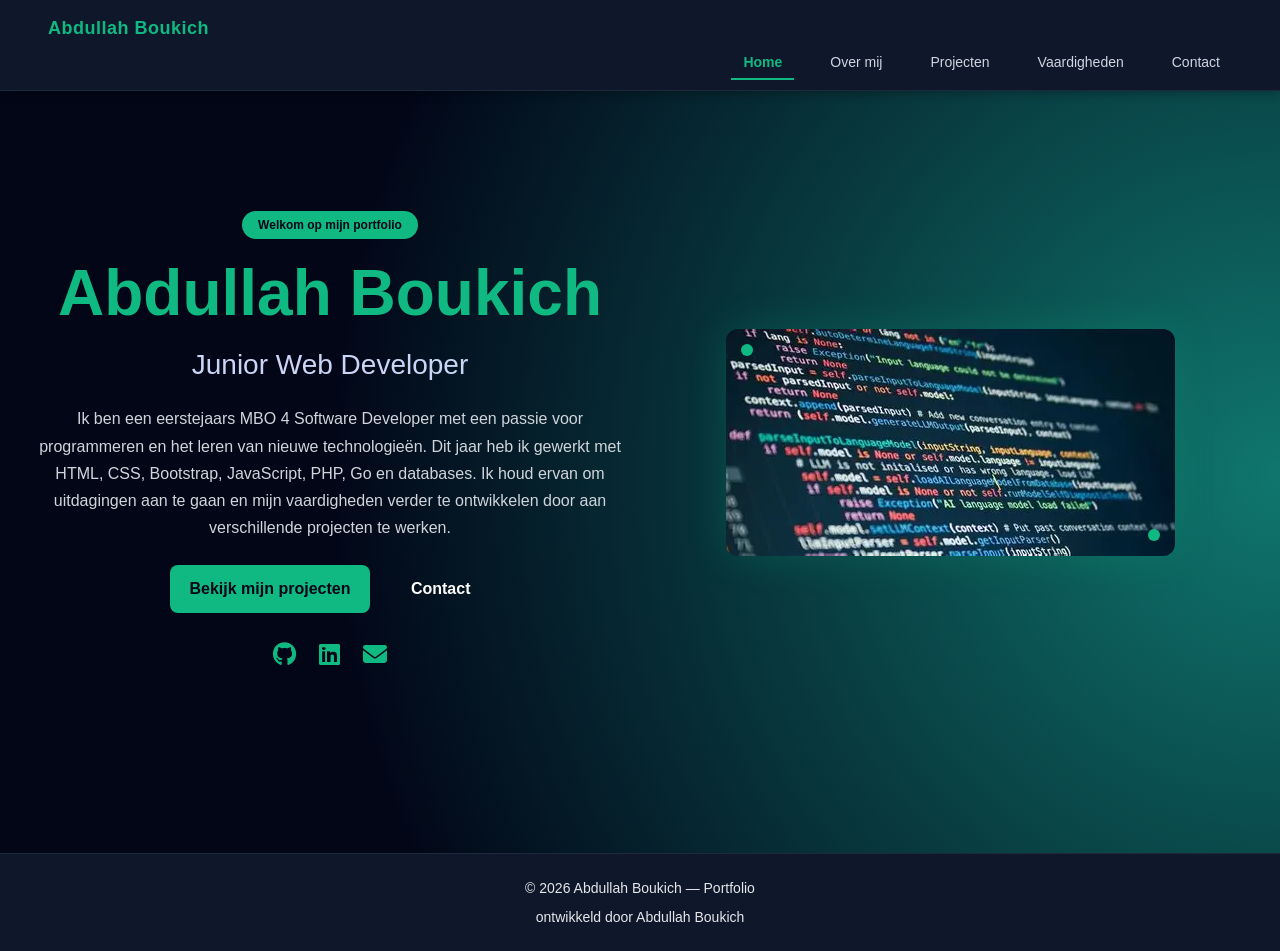
<file: index.html>
<!DOCTYPE html>
<html lang="nl">

<head>
    <meta charset="UTF-8">
    <meta name="viewport" content="width=device-width, initial-scale=1.0">
    <title>Abdullah | Portfolio</title>

    <!-- Bootstrap -->
    <link href="https://cdn.jsdelivr.net/npm/bootstrap@5.3.2/dist/css/bootstrap.min.css" rel="stylesheet">

    <!-- Icons -->
    <link rel="stylesheet" href="https://cdnjs.cloudflare.com/ajax/libs/font-awesome/6.5.0/css/all.min.css">

    <!-- Jouw CSS -->
    <link rel="stylesheet" href="css/style.css">
</head>

<body>

    <!-- NAVBAR -->
    <header class="navbar sticky-top">
        <nav class="navbar-expand-lg w-100">
            <div class="container-fluid px-5">
                <div class="navbar-brand logo">Abdullah Boukich</div>
                <button class="navbar-toggler" type="button" data-bs-toggle="collapse" data-bs-target="#navbarNav">
                    <span class="navbar-toggler-icon"></span>
                </button>
                <div class="collapse navbar-collapse" id="navbarNav">
                    <div class="navbar-nav ms-auto gap-4">
                        <a class="nav-link active" href="index.html">Home</a>
                        <a class="nav-link" href="aboutme.html">Over mij</a>
                        <a class="nav-link" href="projecten.html">Projecten</a>
                        <a class="nav-link" href="skills.html">Vaardigheden</a>
                        <a class="nav-link" href="contact.html">Contact</a>
                    </div>
                </div>
            </div>
        </nav>
    </header>

    <!-- HERO -->
    <section class="hero">
        <div class="container-fluid">
            <div class="row align-items-center">
                <!-- HERO LEFT -->
                <div class="col-lg-6 hero-left">
                    <span class="badge bg-primary mb-3">Welkom op mijn portfolio</span>
                    <h1 class="mb-3">Abdullah Boukich</h1>
                    <h2 class="mb-4">Junior Web Developer</h2>

                    <p class="lead mb-4">
                        Ik ben een eerstejaars MBO 4 Software Developer met een passie voor programmeren en het leren
                        van nieuwe technologieën.
                        Dit jaar heb ik gewerkt met HTML, CSS, Bootstrap, JavaScript, PHP, Go en databases.
                        Ik houd ervan om uitdagingen aan te gaan en mijn vaardigheden verder te ontwikkelen door aan
                        verschillende projecten te werken.
                    </p>

                    <div class="buttons mb-4">
                        <a href="projecten.html" class="btn btn-primary primary me-3">Bekijk mijn projecten</a>
                        <a href="contact.html" class="btn btn-outline-light">Contact</a>
                    </div>

                    <div class="socials">
                        <a href="#" class="me-3"><i class="fab fa-github"></i></a>
                        <a href="#" class="me-3"><i class="fab fa-linkedin"></i></a>
                        <a href="#"><i class="fas fa-envelope"></i></a>
                    </div>
                </div>

                <!-- HERO RIGHT -->
                <div class="col-lg-6 hero-right">
                    <div class="code-card position-relative">
                        <img src="img/home.png" alt="portfolio" class="img-fluid rounded">
                        <span class="tag top position-absolute"></span>
                        <span class="tag bottom position-absolute"></span>
                    </div>
                </div>
            </div>
        </div>
    </section>

    <!-- FOOTER -->
    <footer class="footer">
        <p>© 2026 Abdullah Boukich — Portfolio</p>
        <p class="small">ontwikkeld door Abdullah Boukich</p>
    </footer>

    <script src="https://cdn.jsdelivr.net/npm/bootstrap@5.3.2/dist/js/bootstrap.bundle.min.js"></script>
</body>

</html>
</file>
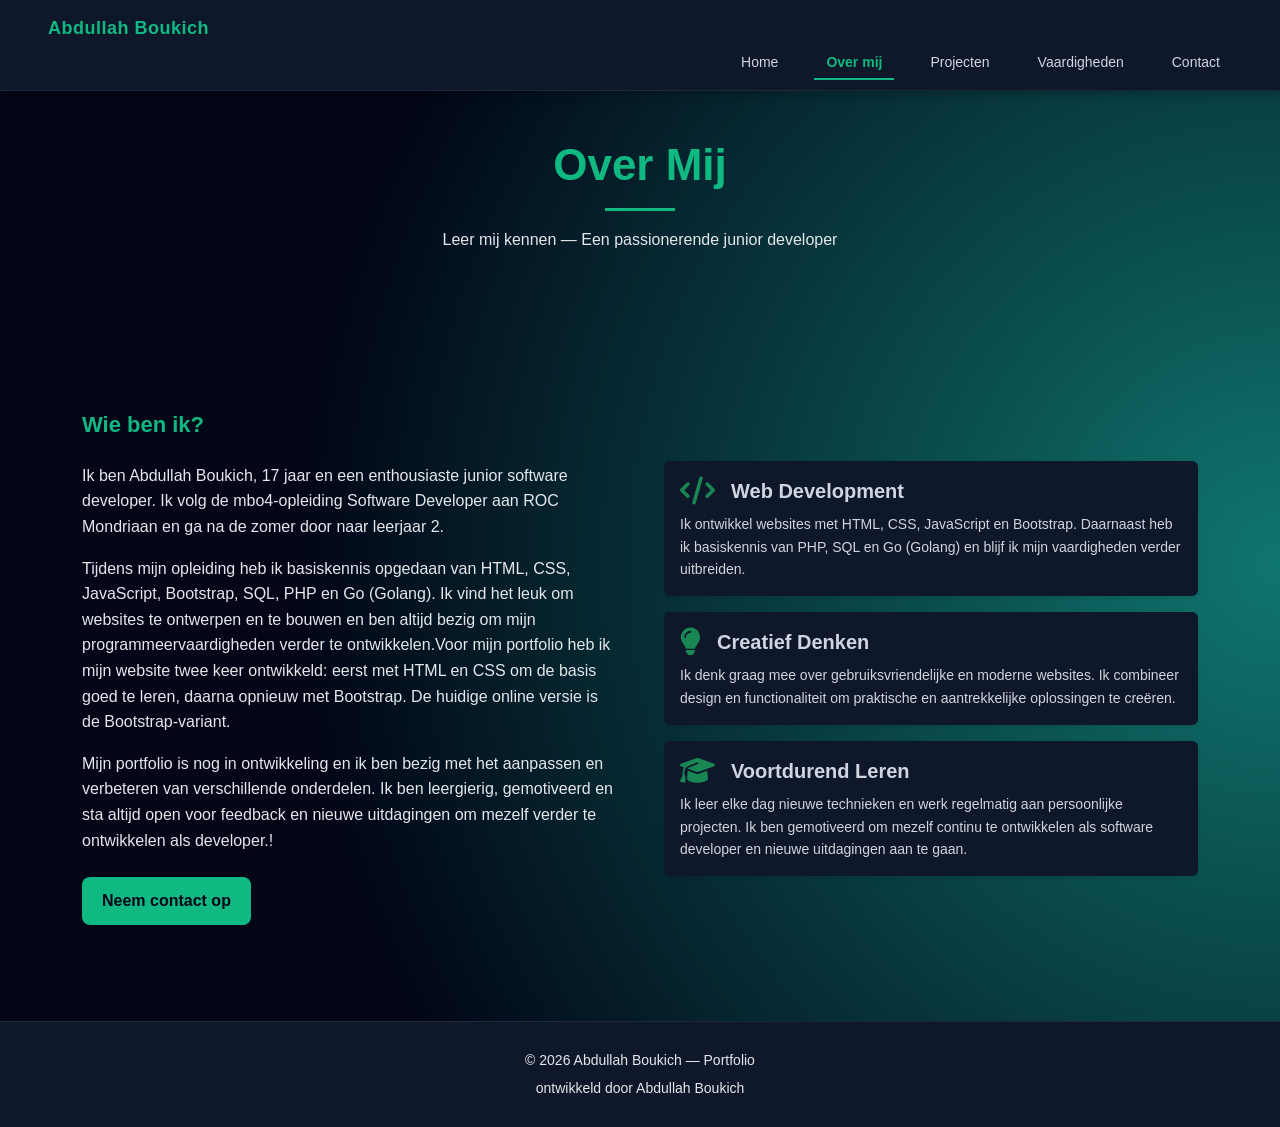
<file: aboutme.html>
<!DOCTYPE html>
<html lang="nl">

<head>
    <meta charset="UTF-8">
    <meta name="viewport" content="width=device-width, initial-scale=1.0">
    <title>Over Mij</title>

    <link href="https://cdn.jsdelivr.net/npm/bootstrap@5.3.2/dist/css/bootstrap.min.css" rel="stylesheet">
    <link rel="stylesheet" href="https://cdnjs.cloudflare.com/ajax/libs/font-awesome/6.5.0/css/all.min.css">
    <link rel="stylesheet" href="css/style.css">
</head>

<body>

    <header class="navbar sticky-top">
        <nav class="navbar-expand-lg w-100">
            <div class="container-fluid px-5">
                <div class="navbar-brand logo">Abdullah Boukich</div>
                <button class="navbar-toggler" type="button" data-bs-toggle="collapse" data-bs-target="#navbarNav">
                    <span class="navbar-toggler-icon"></span>
                </button>
                <div class="collapse navbar-collapse" id="navbarNav">
                    <div class="navbar-nav ms-auto gap-4">
                        <a class="nav-link" href="index.html">Home</a>
                        <a class="nav-link active" href="aboutme.html">Over mij</a>
                        <a class="nav-link" href="projecten.html">Projecten</a>
                        <a class="nav-link" href="skills.html">Vaardigheden</a>
                        <a class="nav-link" href="contact.html">Contact</a>
                    </div>
                </div>
            </div>
        </nav>
    </header>

    <!-- TITLE SECTION -->
    <section class="text-center py-5 mb-5">
        <h1 class="mb-3">Over Mij</h1>
        <span class="underline d-block mx-auto mb-3"></span>
        <p class="text-light lead">Leer mij kennen — Een passionerende junior developer</p>
    </section>

    <section class="about container py-5">
        <div class="row g-5 align-items-center">

            <!-- ABOUT TEXT -->
            <div class="col-lg-6">
                <div class="about-text">
                    <h3 class="mb-4">Wie ben ik?</h3>

                    <p class="mb-3 text-light">
                  Ik ben Abdullah Boukich, 17 jaar en een enthousiaste junior software developer.
                   Ik volg de mbo4-opleiding Software Developer aan ROC Mondriaan en ga na de zomer
                    door naar leerjaar 2.
                    </p>

                    <p class="mb-3 text-light">
                     Tijdens mijn opleiding heb ik basiskennis opgedaan van HTML, CSS, JavaScript, Bootstrap, SQL, PHP en Go (Golang).
                      Ik vind het leuk om websites te ontwerpen en te bouwen en ben altijd bezig om mijn programmeervaardigheden verder
                       te ontwikkelen.Voor mijn portfolio heb ik mijn website twee keer ontwikkeld: eerst met HTML en CSS om de basis goed
                        te leren, daarna opnieuw met Bootstrap. De huidige online versie is de Bootstrap-variant.
                    </p>

                    <p class="mb-4 text-light">
                       Mijn portfolio is nog in ontwikkeling en ik ben bezig met het aanpassen en verbeteren van verschillende onderdelen.
                        Ik ben leergierig, gemotiveerd en sta altijd open voor feedback en nieuwe uitdagingen om mezelf verder 
                        te ontwikkelen als developer.!
                    </p>

                    <a href="contact.html" class="btn btn-primary primary">Neem contact op</a>
                </div>
            </div>

            <!-- SKILLS CARDS -->
            <div class="col-lg-6">
                <div class="d-flex flex-column gap-3">

                    <div class="card h-100 border-0 shadow-sm">
                        <div class="card-body">
                            <div class="d-flex align-items-center gap-3 mb-2">
                                <i class="fas fa-code text-success" style="font-size:28px;"></i>
                                <h5 class="card-title mb-0">Web Development</h5>
                            </div>
                            <p class="card-text mt-2">
                             Ik ontwikkel websites met HTML, CSS, JavaScript en Bootstrap.
                              Daarnaast heb ik basiskennis van PHP, SQL en Go (Golang) en
                               blijf ik mijn vaardigheden verder uitbreiden.
                            </p>
                        </div>
                    </div>

                    <div class="card h-100 border-0 shadow-sm">
                        <div class="card-body">
                            <div class="d-flex align-items-center gap-3 mb-2">
                                <i class="fas fa-lightbulb text-success" style="font-size:28px;"></i>
                                <h5 class="card-title mb-0">Creatief Denken</h5>
                            </div>
                            <p class="card-text mt-2">
                               Ik denk graag mee over gebruiksvriendelijke en moderne websites.
                                Ik combineer design en functionaliteit om praktische en 
                                aantrekkelijke oplossingen te creëren.
                            </p>
                        </div>
                    </div>

                    <div class="card h-100 border-0 shadow-sm">
                        <div class="card-body">
                            <div class="d-flex align-items-center gap-3 mb-2">
                                <i class="fas fa-graduation-cap text-success" style="font-size:28px;"></i>
                                <h5 class="card-title mb-0">Voortdurend Leren</h5>
                            </div>
                            <p class="card-text mt-2">
                              Ik leer elke dag nieuwe technieken en werk regelmatig aan persoonlijke projecten. 
                              Ik ben gemotiveerd om mezelf continu te ontwikkelen als software developer en 
                              nieuwe uitdagingen aan te gaan.
                            </p>
                        </div>
                    </div>

                </div>
            </div>

        </div>
    </section>

    <footer class="footer text-center py-4 mt-5">
        <p>© 2026 Abdullah Boukich — Portfolio</p>
        <p class="small">ontwikkeld door Abdullah Boukich</p>
    </footer>


    <script src="https://cdn.jsdelivr.net/npm/bootstrap@5.3.2/dist/js/bootstrap.bundle.min.js"></script>
</body>

</html>
</file>
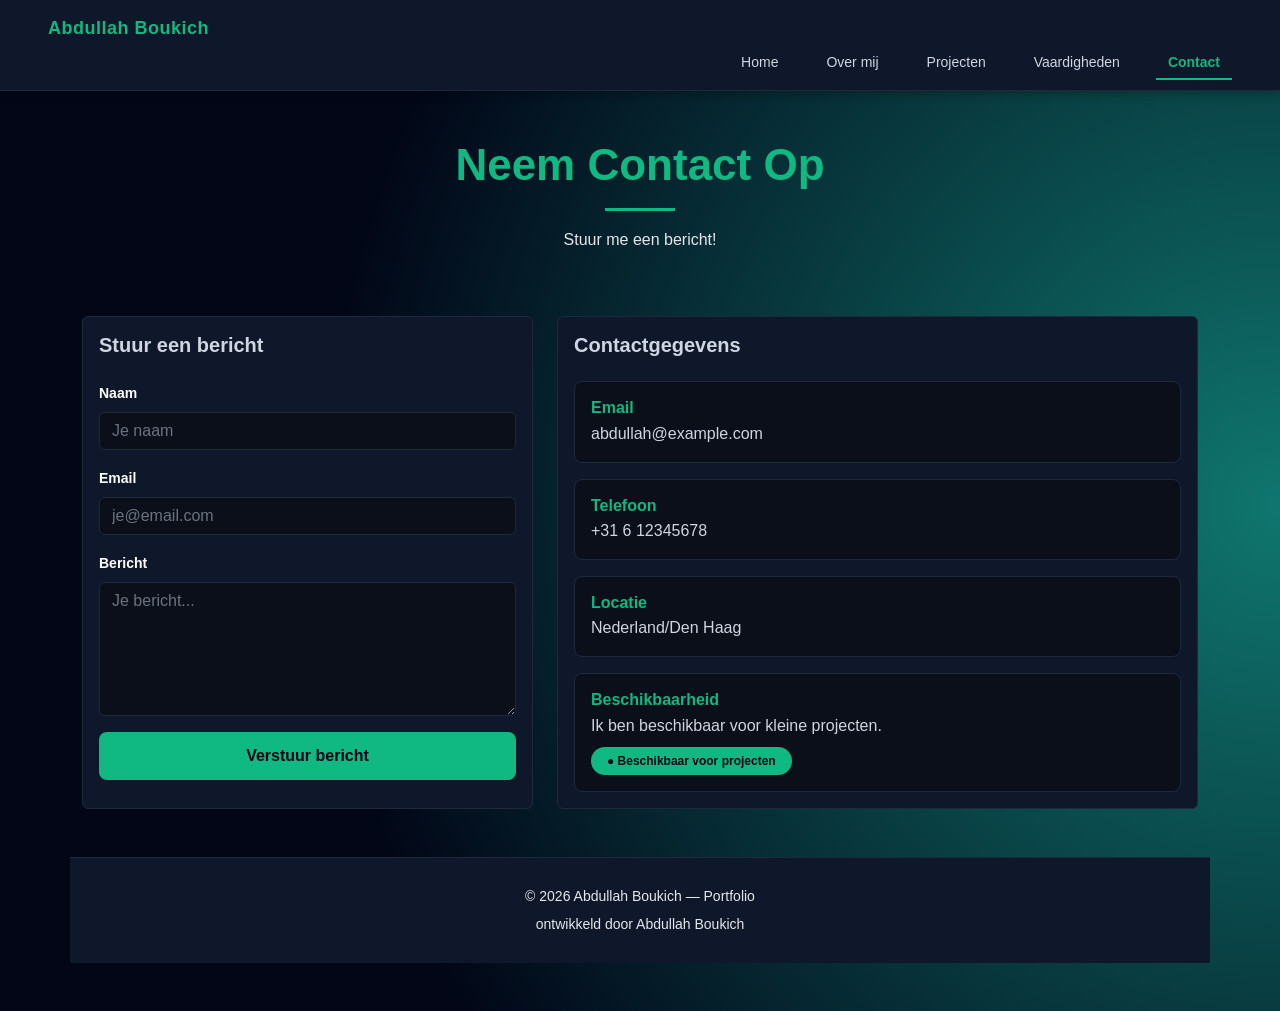
<file: contact.html>
<!DOCTYPE html>
<html lang="nl">

<head>
    <meta charset="UTF-8">
    <meta name="viewport" content="width=device-width, initial-scale=1.0">
    <title>Contact</title>

    <link href="https://cdn.jsdelivr.net/npm/bootstrap@5.3.2/dist/css/bootstrap.min.css" rel="stylesheet">
    <link rel="stylesheet" href="https://cdnjs.cloudflare.com/ajax/libs/font-awesome/6.5.0/css/all.min.css">
    <link rel="stylesheet" href="css/style.css">
</head>

<body>
    <header class="navbar sticky-top">
        <nav class="navbar-expand-lg w-100">
            <div class="container-fluid px-5">
                <div class="navbar-brand logo">Abdullah Boukich</div>
                <button class="navbar-toggler" type="button" data-bs-toggle="collapse" data-bs-target="#navbarNav">
                    <span class="navbar-toggler-icon"></span>
                </button>
                <div class="collapse navbar-collapse" id="navbarNav">
                    <div class="navbar-nav ms-auto gap-4">
                        <a class="nav-link" href="index.html">Home</a>
                        <a class="nav-link" href="aboutme.html">Over mij</a>
                        <a class="nav-link" href="projecten.html">Projecten</a>
                        <a class="nav-link" href="skills.html">Vaardigheden</a>
                        <a class="nav-link active" href="contact.html">Contact</a>
                    </div>
                </div>
            </div>
        </nav>
    </header>

    <section class="text-center py-5">
        <h1>Neem Contact Op</h1>
        <span class="underline d-block mx-auto my-3"></span>
        <p class="text-light lead">Stuur me een bericht!</p>
    </section>

    <div class="container pb-5">

        <div class="row g-4">

            <!-- FORMULIER -->
            <div class="col-lg-5">
                <div class="card h-100">
                    <div class="card-body">
                        <h5 class="card-title mb-4">Stuur een bericht</h5>

                        <label class="form-label">Naam</label>
                        <input type="text" class="form-control mb-3" placeholder="Je naam">

                        <label class="form-label">Email</label>
                        <input type="email" class="form-control mb-3" placeholder="je@email.com">

                        <label class="form-label">Bericht</label>
                        <textarea class="form-control mb-3" rows="5" placeholder="Je bericht..."></textarea>

                        <button class="btn btn-primary primary w-100">Verstuur bericht</button>
                    </div>
                </div>
            </div>
            <!-- CONTACTGEGEVENS -->
            <div class="col-lg-7">
                <div class="card h-100">
                    <div class="card-body">
                        <h5 class="card-title mb-4">Contactgegevens</h5>

                        <div class="contact-box p-3 mb-3 rounded-3">
                            <h6 class="fw-bold mb-1">Email</h6>
                            <span>abdullah@example.com</span>
                        </div>

                        <div class="contact-box p-3 mb-3 rounded-3">
                            <h6 class="fw-bold mb-1">Telefoon</h6>
                            <span>+31 6 12345678</span>
                        </div>

                        <div class="contact-box p-3 mb-3 rounded-3">
                            <h6 class="fw-bold mb-1">Locatie</h6>
                            <span>Nederland/Den Haag</span>
                        </div>

                        <div class="contact-box p-3 rounded-3">
                            <h6 class="fw-bold mb-1">Beschikbaarheid</h6>

                            <p class="mb-2">
                                Ik ben beschikbaar voor kleine projecten.
                            </p>

                            <span class="badge bg-success">
                                ● Beschikbaar voor projecten
                            </span>
                        </div>

                    </div>
                </div>
            </div>
            <footer class="footer text-center py-4 mt-5">
                <p>© 2026 Abdullah Boukich — Portfolio</p>
                <p class="small">ontwikkeld door Abdullah Boukich</p>
            </footer>

            <script src="https://cdn.jsdelivr.net/npm/bootstrap@5.3.2/dist/js/bootstrap.bundle.min.js"></script>
</body>

</html>
</file>
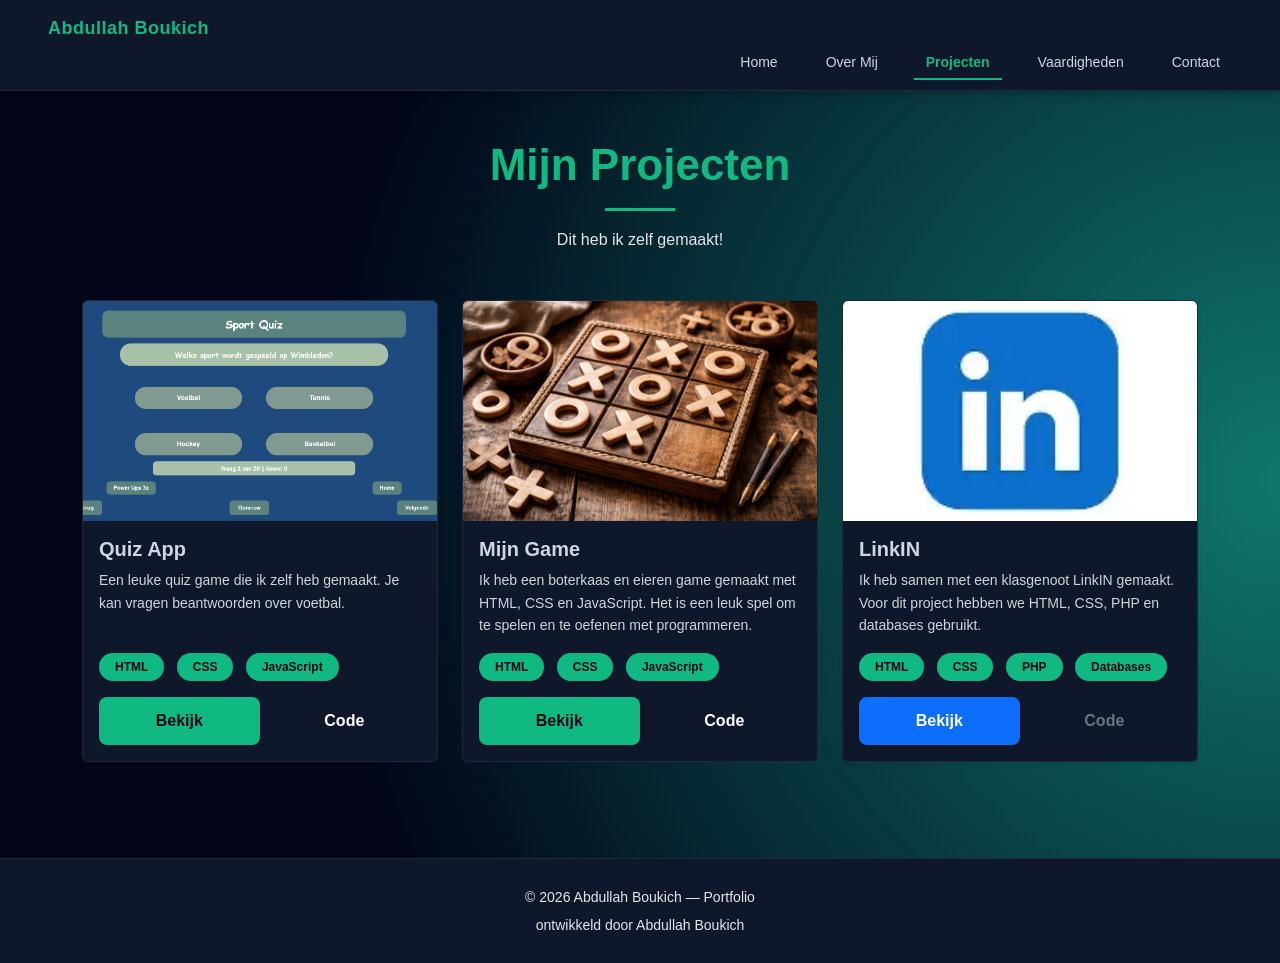
<file: projecten.html>
<!DOCTYPE html>
<html lang="nl">

<head>
    <meta charset="UTF-8">
    <meta name="viewport" content="width=device-width, initial-scale=1.0">
    <title>Mijn Projecten</title>

    <link href="https://cdn.jsdelivr.net/npm/bootstrap@5.3.2/dist/css/bootstrap.min.css" rel="stylesheet">
    <link rel="stylesheet" href="https://cdnjs.cloudflare.com/ajax/libs/font-awesome/6.5.0/css/all.min.css">
    <link rel="stylesheet" href="css/style.css">
</head>

<body>

    <!-- NAVBAR -->
    <header class="navbar sticky-top">
        <nav class="navbar-expand-lg w-100">
            <div class="container-fluid px-5">
                <div class="navbar-brand logo">Abdullah Boukich</div>
                <button class="navbar-toggler" type="button" data-bs-toggle="collapse" data-bs-target="#navbarNav">
                    <span class="navbar-toggler-icon"></span>
                </button>
                <div class="collapse navbar-collapse" id="navbarNav">
                    <div class="navbar-nav ms-auto gap-4">
                        <a class="nav-link" href="index.html">Home</a>
                        <a class="nav-link" href="aboutme.html">Over Mij</a>
                        <a class="nav-link active" href="projecten.html">Projecten</a>
                        <a class="nav-link" href="skills.html">Vaardigheden</a>
                        <a class="nav-link" href="contact.html">Contact</a>
                    </div>
                </div>
            </div>
        </nav>
    </header>

    <!-- PROJECTEN -->
    <section class="projects container py-5">
        <div class="text-center mb-5">
            <h1 class="mb-3">Mijn Projecten</h1>
            <span class="underline d-block mx-auto mb-3"></span>
            <p class="text-light lead">Dit heb ik zelf gemaakt!</p>
        </div>

        <div class="row g-4">

            <!-- PROJECT 1 -->
            <div class="col-md-6 col-lg-4">
                <div class="card h-100">
                    <img src="img/quiz.png" class="card-img-top" alt="Quiz App">
                    <div class="card-body d-flex flex-column">
                        <h5 class="card-title">Quiz App</h5>
                        <p class="card-text flex-grow-1">
                            Een leuke quiz game die ik zelf heb gemaakt.
                            Je kan vragen beantwoorden over voetbal.

                        </p>

                        <div class="tags mb-3">
                            <span class="badge bg-secondary me-2">HTML</span>
                            <span class="badge bg-secondary me-2">CSS</span>
                            <span class="badge bg-secondary">JavaScript</span>
                        </div>

                        <div class="d-flex gap-2">
                            <a href="#" class="btn btn-primary primary flex-grow-1">Bekijk</a>
                            <a href="#" class="btn btn-outline-light flex-grow-1">Code</a>
                        </div>
                    </div>
                </div>
            </div>

            <!-- PROJECT 2 -->
            <div class="col-md-6 col-lg-4">
                <div class="card h-100">
                    <img src="img/bk&e.png" class="card-img-top" alt="Mijn Game">
                    <div class="card-body d-flex flex-column">
                        <h5 class="card-title">Mijn Game</h5>
                        <p class="card-text flex-grow-1">
                            Ik heb een boterkaas en eieren game gemaakt
                            met HTML, CSS en JavaScript. Het is een leuk spel om te spelen
                            en te oefenen met programmeren.
                        </p>

                        <div class="tags mb-3">
                            <span class="badge bg-secondary me-2">HTML</span>
                            <span class="badge bg-secondary me-2">CSS</span>
                            <span class="badge bg-secondary">JavaScript</span>
                        </div>

                        <div class="d-flex gap-2">
                            <a href="#" class="btn btn-primary primary flex-grow-1">Bekijk</a>
                            <a href="#" class="btn btn-outline-light flex-grow-1">Code</a>
                        </div>
                    </div>
                </div>
            </div>

            <!-- PROJECT 3 -->
            <div class="col-md-6 col-lg-4">
                <div class="card h-100 shadow-sm">
                    <img src="img/Linkin.webp" class="card-img-top" alt="LinkIN">

                    <div class="card-body d-flex flex-column">
                        <h5 class="card-title">LinkIN</h5>

                        <p class="card-text flex-grow-1">
                            Ik heb samen met een klasgenoot LinkIN gemaakt. Voor dit project
                            hebben we HTML, CSS, PHP en databases gebruikt.
                        </p>

                        <div class="tags mb-3">
                            <span class="badge bg-secondary me-2">HTML</span>
                            <span class="badge bg-secondary me-2">CSS</span>
                            <span class="badge bg-secondary me-2">PHP</span>
                            <span class="badge bg-secondary">Databases</span>
                        </div>

                        <div class="d-flex gap-2 mt-auto">
                            <a href="#" class="btn btn-primary flex-grow-1">
                                Bekijk
                            </a>

                            <a href="https://github.com/ROCMondriaanTIN/sd25-p03-proj-mon-in-project-p3"
                                class="btn btn-outline-secondary flex-grow-1" target="_blank">
                                Code
                            </a>
                        </div>
                    </div>
                </div>
            </div>

        </div>
    </section>

    <footer class="footer text-center py-4 mt-5">
        <p>© 2026 Abdullah Boukich — Portfolio</p>
        <p class="small">ontwikkeld door Abdullah Boukich</p>
    </footer>

    <script src="https://cdn.jsdelivr.net/npm/bootstrap@5.3.2/dist/js/bootstrap.bundle.min.js"></script>
</body>

</html>
</file>
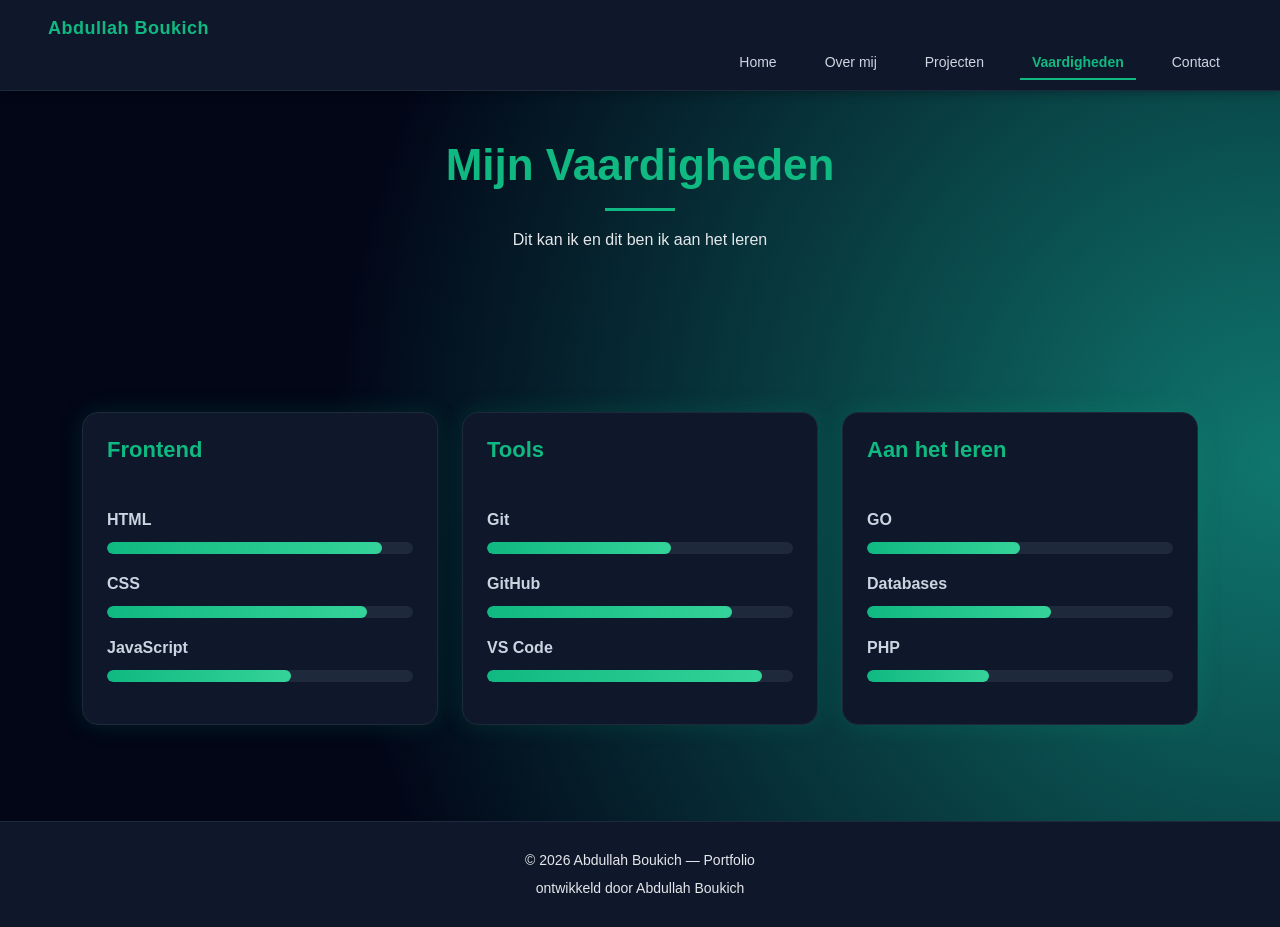
<file: skills.html>
<!DOCTYPE html>
<html lang="nl">

<head>
    <meta charset="UTF-8">
    <meta name="viewport" content="width=device-width, initial-scale=1.0">
    <title>Vaardigheden</title>

    <link href="https://cdn.jsdelivr.net/npm/bootstrap@5.3.2/dist/css/bootstrap.min.css" rel="stylesheet">
    <link rel="stylesheet" href="https://cdnjs.cloudflare.com/ajax/libs/font-awesome/6.5.0/css/all.min.css">
    <link rel="stylesheet" href="css/style.css">
</head>

<body>

    <header class="navbar sticky-top">
        <nav class="navbar-expand-lg w-100">
            <div class="container-fluid px-5">
                <div class="navbar-brand logo">Abdullah Boukich</div>
                <button class="navbar-toggler" type="button" data-bs-toggle="collapse" data-bs-target="#navbarNav">
                    <span class="navbar-toggler-icon"></span>
                </button>
                <div class="collapse navbar-collapse" id="navbarNav">
                    <div class="navbar-nav ms-auto gap-4">
                        <a class="nav-link" href="index.html">Home</a>
                        <a class="nav-link" href="aboutme.html">Over mij</a>
                        <a class="nav-link" href="projecten.html">Projecten</a>
                        <a class="nav-link active" href="skills.html">Vaardigheden</a>
                        <a class="nav-link" href="contact.html">Contact</a>
                    </div>
                </div>
            </div>
        </nav>
    </header>

    <!-- TITLE SECTION -->
    <section class="text-center py-5 mb-5">
        <h1 class="mb-3">Mijn Vaardigheden</h1>
        <span class="underline d-block mx-auto mb-3"></span>
        <p class="text-light lead">Dit kan ik en dit ben ik aan het leren</p>
    </section>

    <section class="skills container py-5">
        <div class="row g-4">

            <!-- FRONTEND -->
            <div class="col-md-6 col-lg-4">
                <div class="skill-card p-4">
                    <h3>Frontend</h3>
                    <br>

                    <span>HTML</span>
                    <div class="bar">
                        <div style="width:90%"></div>
                    </div>

                    <span>CSS</span>
                    <div class="bar">
                        <div style="width:85%"></div>
                    </div>

                    <span>JavaScript</span>
                    <div class="bar">
                        <div style="width:60%"></div>
                    </div>
                </div>
            </div>

            <!-- TOOLS -->
            <div class="col-md-6 col-lg-4">
                <div class="skill-card p-4">
                    <h3>Tools</h3>
                    <br>

                    <span>Git</span>
                    <div class="bar">
                        <div style="width:60%"></div>
                    </div>

                    <span>GitHub</span>
                    <div class="bar">
                        <div style="width:80%"></div>
                    </div>

                    <span>VS Code</span>
                    <div class="bar">
                        <div style="width:90%"></div>
                    </div>
                </div>
            </div>

            <!-- LEARNING -->
            <div class="col-md-6 col-lg-4">
                <div class="skill-card p-4">
                    <h3>Aan het leren</h3>
                    <br>

                    <span>GO</span>
                    <div class="bar">
                        <div style="width:50%"></div>
                    </div>

                    <span>Databases</span>
                    <div class="bar">
                        <div style="width:60%"></div>
                    </div>

                    <span>PHP</span>
                    <div class="bar">
                        <div style="width:40%"></div>
                    </div>
                </div>
            </div>

        </div>
    </section>

    <footer class="footer text-center py-4 mt-5">
        <p>© 2026 Abdullah Boukich — Portfolio</p>
        <p class="small">ontwikkeld door Abdullah Boukich</p>
    </footer>

    <script src="https://cdn.jsdelivr.net/npm/bootstrap@5.3.2/dist/js/bootstrap.bundle.min.js"></script>
</body>

</html>
</file>
<file: css/style.css>
/* -----------------------------------
   ALGEMENE BASIS
----------------------------------- */
body {
    margin: 0;
    padding: 0;
    background: radial-gradient(circle at right, #0f766e, #020617 70%);
    font-family: Arial, sans-serif;
    color: #cfd5e1;
}

a {
    text-decoration: none;
}

header, .navbar {
    background: #0f172a;
    border-bottom: 1px solid #1e293b;
    box-shadow: 0 2px 10px rgba(0, 0, 0, 0.3);
    padding: 10px 0 !important;
}

.navbar-brand, header .logo {
    font-size: 18px;
    font-weight: 700;
    color: #10b981 !important;
    letter-spacing: 0.5px;
}

.navbar-nav .nav-link {
    color: #cfd5e1 !important;
    font-weight: 500;
    transition: .2s;
    font-size: 14px;
    padding: 5px 12px !important;
}

.navbar-nav .nav-link:hover {
    color: #34d399 !important;
}

.navbar-nav .nav-link.active {
    color: #10b981 !important;
    font-weight: 600;
    border-bottom: 2px solid #10b981;
    padding-bottom: 2px;
}

/* -----------------------------------
   TITELS & ONDERLIJN
----------------------------------- */
h1, h2, h3 {
    color: #10b981;
    font-weight: 700;
}

h1 {
    font-size: 44px;
    font-weight: 800;
}

h2 {
    font-size: 32px;
    font-weight: 700;
}

h3 {
    font-size: 22px;
    font-weight: 700;
}

h5 {
    color: #10b981;
    font-weight: 700;
}

p {
    color: #e5e7eb;
    line-height: 1.6;
}

.lead {
    color: #d1d5db;
    font-weight: 500;
    font-size: 16px;
}

.text-light {
    color: #e5e7eb !important;
}

.underline, .lijn {
    width: 70px;
    height: 3px;
    background: #10b981;
    margin: 10px auto;
}

/* -----------------------------------
   GROENE BUTTONS (UNIVERSEEL)
----------------------------------- */
.btn {
    padding: 12px 20px;
    border-radius: 8px;
    font-weight: 600;
    cursor: pointer;
    border: none;
    transition: 0.2s;
    display: inline-block;
}

.primary {
    background: #10b981;
    color: #020617;
    font-weight: 700;
}

.primary:hover {
    background: #34d399;
    color: #020617;
}

.btn-outline-light {
    color: #ffffff !important;
    border-color: #ffffff !important;
    font-weight: 700;
}

.btn-outline-light:hover {
    background: #ffffff !important;
    color: #020617 !important;
}

/* -----------------------------------
   HERO SECTIE (INDEX)
----------------------------------- */
.hero {
    padding: 120px 20px;
    text-align: center;
}

.hero-left h1 {
    font-size: 64px;
    font-weight: 800;
}

.hero-left h2 {
    font-size: 28px;
    font-weight: 500;
    color: #cbd5f5;
    margin-bottom: 20px;
}

.hero-left p {
    font-size: 16px;
    line-height: 1.7;
    color: #d1d5db;
    margin-bottom: 30px;
}

.hero-right {
    display: flex;
    justify-content: center;
    align-items: center;
}

.code-card {
    position: relative;
    border-radius: 12px;
    overflow: hidden;
    box-shadow: 0 0 40px rgba(16, 185, 129, 0.2);
}

.code-card img {
    width: 100%;
    display: block;
}

.tag {
    width: 12px;
    height: 12px;
    border-radius: 50%;
    background: #10b981;
}

.tag.top {
    top: 15px;
    left: 15px;
}

.tag.bottom {
    bottom: 15px;
    right: 15px;
}

.badge {
    background: #10b981 !important;
    color: #020617 !important;
    padding: 8px 16px !important;
    border-radius: 20px !important;
    font-weight: 600 !important;
}

.socials {
    font-size: 24px;
}

.socials a {
    color: #10b981;
    transition: .2s;
}

.socials a:hover {
    color: #34d399;
    transform: scale(1.2);
}

@keyframes fadeIn {
    from { opacity: 0; transform: translateY(20px); }
    to { opacity: 1; transform: translateY(0); }
}
/* card-body { */
    /* background: #0f172a; */
/* }ffffff; */
    /* font-size: 15px;
    line-height: 1.6;
    font-weight: 400
    color: #10b981;
    font-weight: 700;
    font-size: 18px;
} */

.card-text {
    color: #d1d5db;
    font-size: 14px;
    line-height: 1.6;
}

.tags span {
    background: #1e293b;
    padding: 5px 10px;
    border-radius: 6px;
    margin-right: 5px;
    font-size: 12px;
    color: #cbd5e1;
}

.card:hover {
    transform: translateY(-5px);
    box-shadow: 0 0 35px rgba(16, 185, 129, 0.25);
}

.card img {
    width: 100%;
    display: block;
}

.card-img-top {
    width: 100%;
    height: 220px;
    object-fit: cover;
}

.card .content {
    padding: 20px;
}

/* -----------------------------------
   SKILLS PAGE
----------------------------------- */
.skill-card {
    background: #0f172a;
    border: 1px solid #1e293b;
    border-radius: 16px;
    padding: 25px;
    box-shadow: 0 0 25px rgba(16, 185, 129, 0.15);
    transition: transform .2s, box-shadow .2s;
    height: 100%;
}

.skill-card:hover {
    transform: translateY(-5px);
    box-shadow: 0 0 35px rgba(16, 185, 129, 0.25);
}

.skill-card h3 {
    margin-bottom: 20px;
    font-size: 22px;
}

.skill-card span {
    color: #cbd5e1;
    font-weight: 600;
    display: block;
    margin-bottom: 10px;
}

.skill-icon {
    font-size: 22px;
    color: #10b981;
    margin-right: 8px;
}

.bar {
    width: 100%;
    height: 12px;
    background: #1e293b;
    border-radius: 10px;
    overflow: hidden;
    margin-bottom: 18px;
}

.bar div {
    height: 100%;
    background: linear-gradient(90deg, #10b981, #34d399);
    border-radius: 10px;
    animation: fill 1.2s ease-out;
    width: 100%;
}
.card {
    background: #0f172a;
    border: 1px solid #1e293b;
    color: #cfd5e1;
}

.form-label {
    color: #ffffff;
    font-weight: 700;
    margin-bottom: 8px;
    font-size: 14px;
}

.form-control {
    background: #0a0f1a !important;
    border: 1px solid #1e293b !important;
    color: #ffffff !important;
}

.form-control::placeholder {
    color: #6b7280 !important;
}

.form-control:focus {
    background: #111820 !important;
    border-color: #10b981 !important;
    color: #ffffff !important;
    box-shadow: 0 0 0 3px rgba(16, 185, 129, 0.1) !important;
}

input, textarea {
    width: 100%;
    padding: 10px;
    background: #111a2e;
    border: 1px solid #1e293b;
    border-radius: 8px;
    color: #e5e7eb;
    margin-bottom: 15px;
}

input::placeholder, textarea::placeholder {
    color: #6b7280;
}

input:focus, textarea:focus {
    background: #1a2332;
    border-color: #10b981;
    color: #e5e7eb;
    box-shadow: 0 0 0 3px rgba(16, 185, 129, 0.1);
    outline: none;
}

button {
    background: #10b981;
    border: none;
    padding: 12px;
    width: 100%;
    border-radius: 8px;
    font-weight: 600;
    cursor: pointer;
    color: #020617;
}

button:hover {
    background: #34d399;
}

.info-box {
    color: #e5e7eb;
}

.info-box strong {
    color: #10b981;
    font-weight: 700;
}

/* -----------------------------------
   FOOTER
----------------------------------- */
.footer {
    background: #0f172a;
    border-top: 1px solid #1e293b;
    color: #cfd5e1;
    text-align: center;
    padding: 20px;
    margin-top: 60px;
}

.footer p {
    margin: 0;
    padding: 3px;
    font-size: 14px;
}

.contact-box {
    background: #0a0f1a;
    border: 1px solid #1e293b;
    color: #e5e7eb;
}

.contact-box h6 {
    color: #10b981;
    font-weight: 700;
}

.contact-box span,
.contact-box p {
    color: #cfd5e1;
}
</file>
